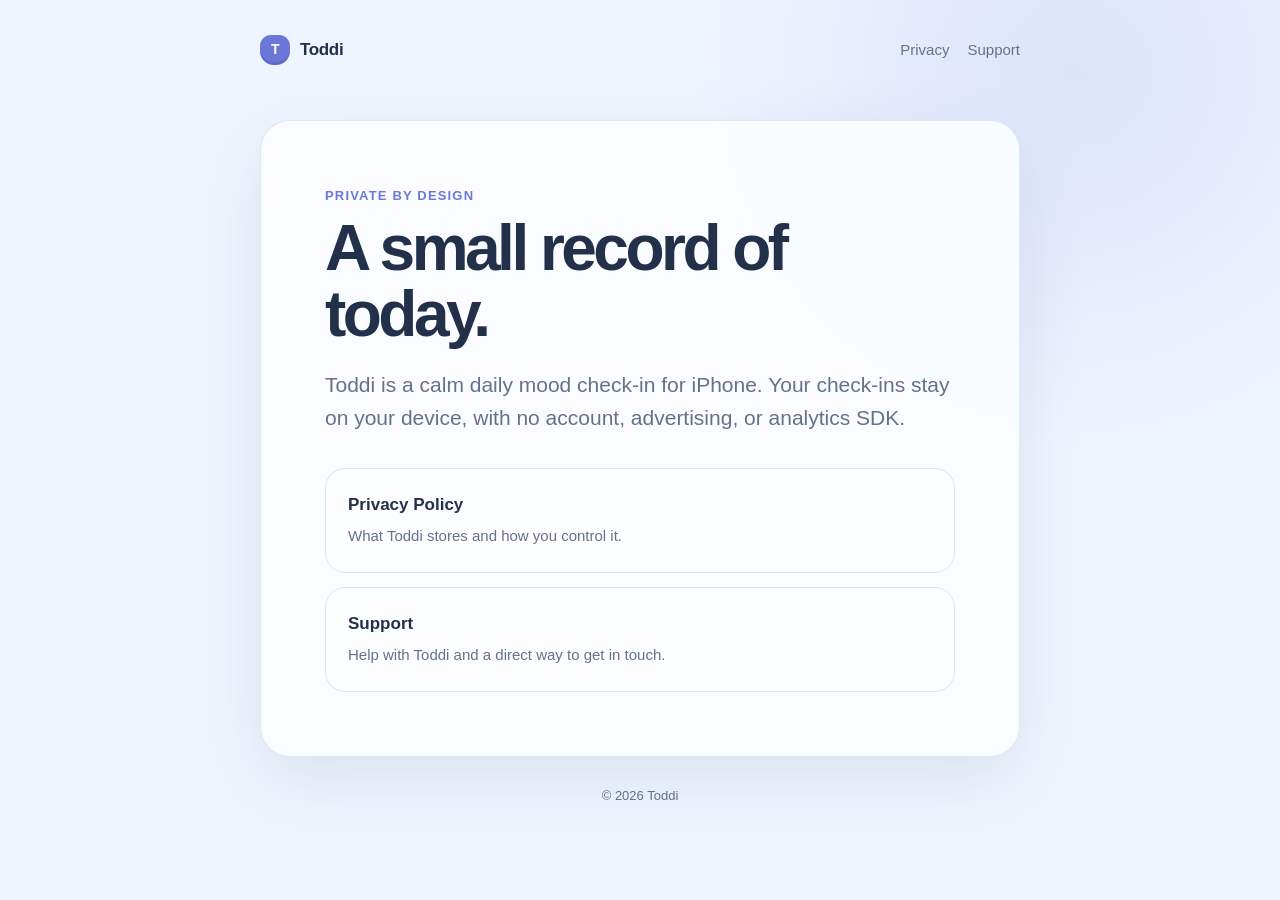
<file: index.html>
<!doctype html>
<html lang="en">
<head>
  <meta charset="utf-8">
  <meta name="viewport" content="width=device-width, initial-scale=1">
  <meta name="description" content="Privacy and support information for Toddi, a private daily mood check-in for iPhone.">
  <title>Toddi — Privacy & Support</title>
  <link rel="stylesheet" href="./styles.css">
</head>
<body>
  <div class="shell">
    <nav aria-label="Primary">
      <a class="brand" href="./"><span class="day" aria-hidden="true">T</span>Toddi</a>
      <div class="links"><a href="./privacy/">Privacy</a><a href="./support/">Support</a></div>
    </nav>
    <main>
      <p class="eyebrow">Private by design</p>
      <h1>A small record of today.</h1>
      <p class="lede">Toddi is a calm daily mood check-in for iPhone. Your check-ins stay on your device, with no account, advertising, or analytics SDK.</p>
      <div class="cards">
        <a class="card" href="./privacy/"><strong>Privacy Policy</strong><span>What Toddi stores and how you control it.</span></a>
        <a class="card" href="./support/"><strong>Support</strong><span>Help with Toddi and a direct way to get in touch.</span></a>
      </div>
    </main>
    <footer>© 2026 Toddi</footer>
  </div>
</body>
</html>
</file>
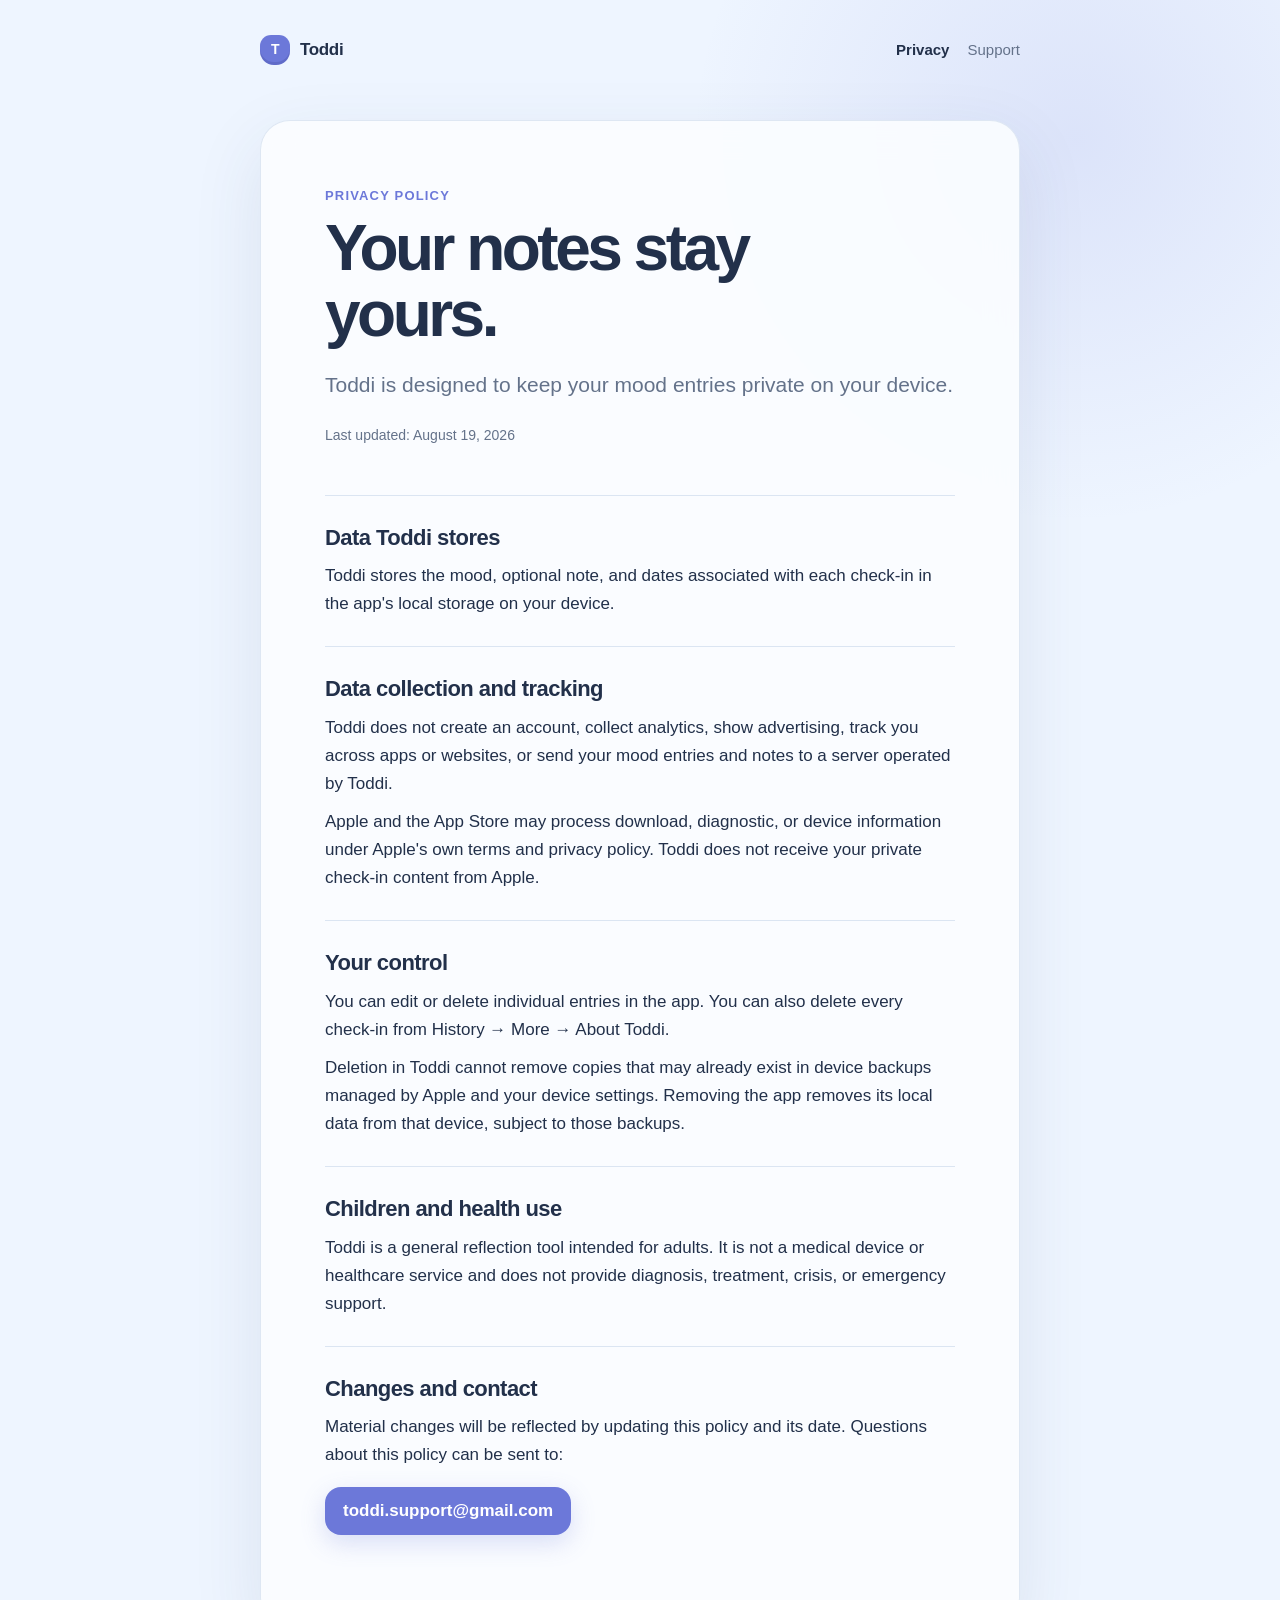
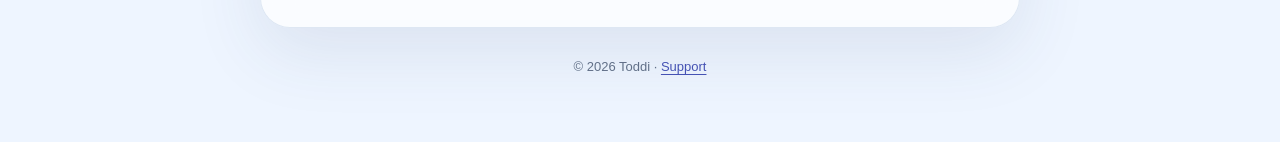
<file: privacy/index.html>
<!doctype html>
<html lang="en">
<head>
  <meta charset="utf-8">
  <meta name="viewport" content="width=device-width, initial-scale=1">
  <meta name="description" content="Toddi Privacy Policy.">
  <title>Privacy Policy — Toddi</title>
  <link rel="stylesheet" href="../styles.css">
</head>
<body>
  <div class="shell">
    <nav aria-label="Primary">
      <a class="brand" href="../"><span class="day" aria-hidden="true">T</span>Toddi</a>
      <div class="links"><a href="./" aria-current="page">Privacy</a><a href="../support/">Support</a></div>
    </nav>
    <main>
      <p class="eyebrow">Privacy Policy</p>
      <h1>Your notes stay yours.</h1>
      <p class="lede">Toddi is designed to keep your mood entries private on your device.</p>
      <p class="meta">Last updated: August 19, 2026</p>
      <article>
        <section>
          <h2>Data Toddi stores</h2>
          <p>Toddi stores the mood, optional note, and dates associated with each check-in in the app's local storage on your device.</p>
        </section>
        <section>
          <h2>Data collection and tracking</h2>
          <p>Toddi does not create an account, collect analytics, show advertising, track you across apps or websites, or send your mood entries and notes to a server operated by Toddi.</p>
          <p>Apple and the App Store may process download, diagnostic, or device information under Apple's own terms and privacy policy. Toddi does not receive your private check-in content from Apple.</p>
        </section>
        <section>
          <h2>Your control</h2>
          <p>You can edit or delete individual entries in the app. You can also delete every check-in from History → More → About Toddi.</p>
          <p>Deletion in Toddi cannot remove copies that may already exist in device backups managed by Apple and your device settings. Removing the app removes its local data from that device, subject to those backups.</p>
        </section>
        <section>
          <h2>Children and health use</h2>
          <p>Toddi is a general reflection tool intended for adults. It is not a medical device or healthcare service and does not provide diagnosis, treatment, crisis, or emergency support.</p>
        </section>
        <section>
          <h2>Changes and contact</h2>
          <p>Material changes will be reflected by updating this policy and its date. Questions about this policy can be sent to:</p>
          <a class="contact" href="mailto:toddi.support@gmail.com">toddi.support@gmail.com</a>
        </section>
      </article>
    </main>
    <footer>© 2026 Toddi · <a href="../support/">Support</a></footer>
  </div>
</body>
</html>
</file>
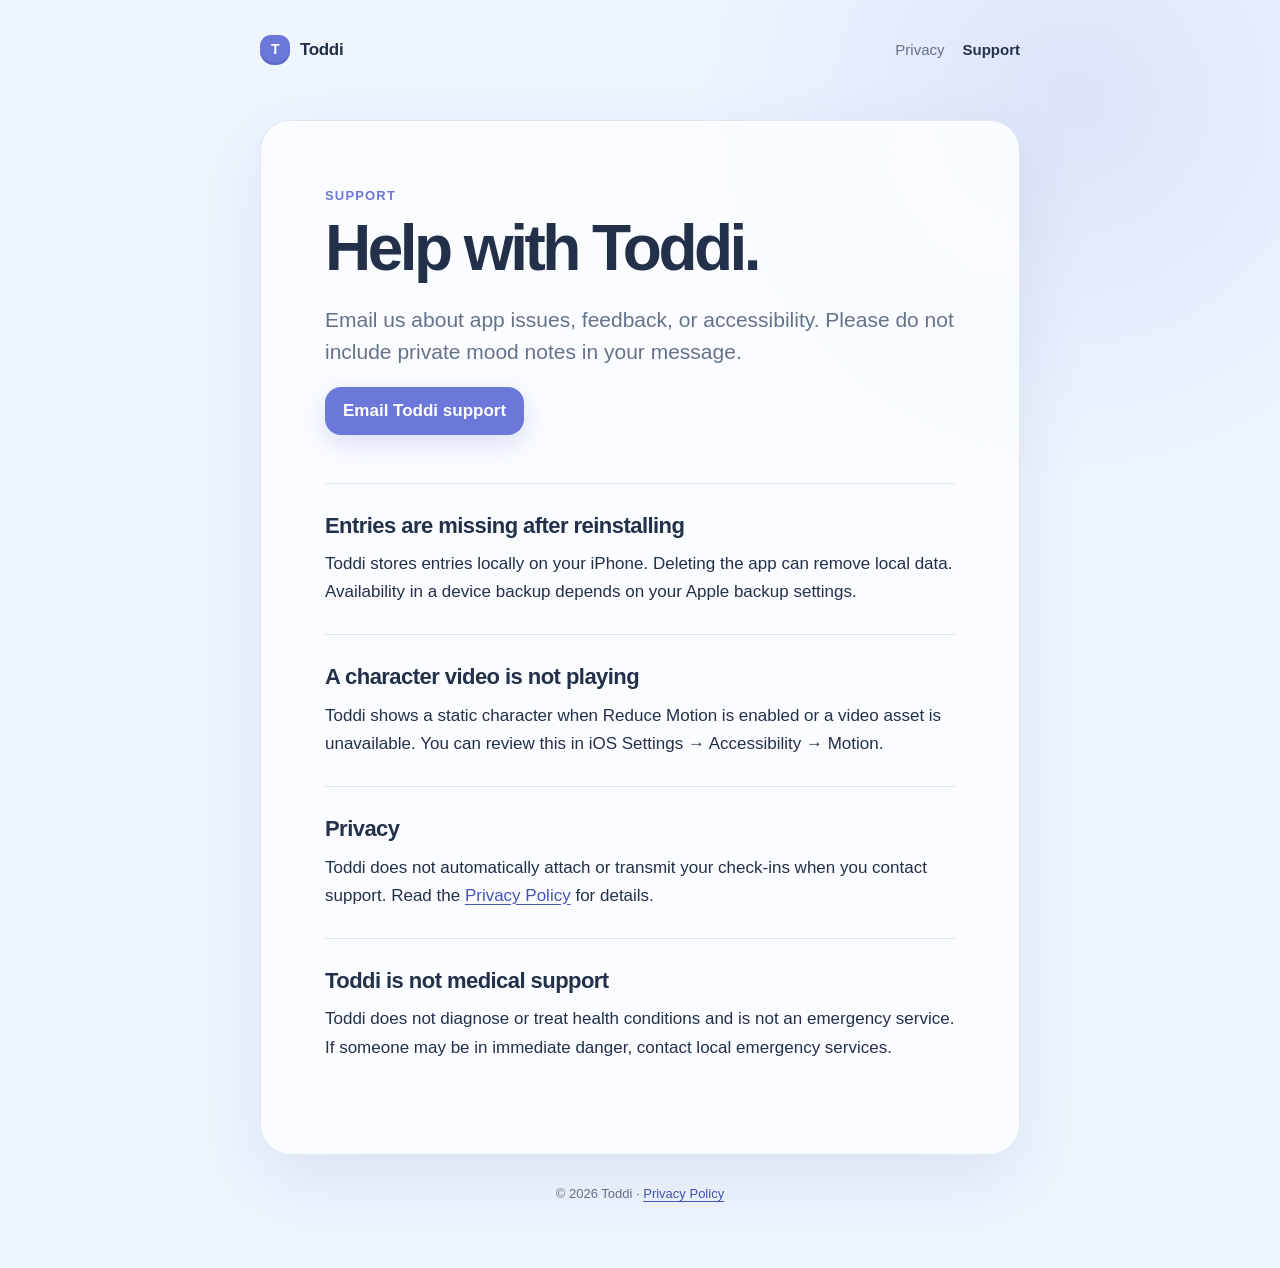
<file: support/index.html>
<!doctype html>
<html lang="en">
<head>
  <meta charset="utf-8">
  <meta name="viewport" content="width=device-width, initial-scale=1">
  <meta name="description" content="Help and contact information for Toddi.">
  <title>Support — Toddi</title>
  <link rel="stylesheet" href="../styles.css">
</head>
<body>
  <div class="shell">
    <nav aria-label="Primary">
      <a class="brand" href="../"><span class="day" aria-hidden="true">T</span>Toddi</a>
      <div class="links"><a href="../privacy/">Privacy</a><a href="./" aria-current="page">Support</a></div>
    </nav>
    <main>
      <p class="eyebrow">Support</p>
      <h1>Help with Toddi.</h1>
      <p class="lede">Email us about app issues, feedback, or accessibility. Please do not include private mood notes in your message.</p>
      <a class="contact" href="mailto:toddi.support@gmail.com">Email Toddi support</a>
      <article>
        <section>
          <h2>Entries are missing after reinstalling</h2>
          <p>Toddi stores entries locally on your iPhone. Deleting the app can remove local data. Availability in a device backup depends on your Apple backup settings.</p>
        </section>
        <section>
          <h2>A character video is not playing</h2>
          <p>Toddi shows a static character when Reduce Motion is enabled or a video asset is unavailable. You can review this in iOS Settings → Accessibility → Motion.</p>
        </section>
        <section>
          <h2>Privacy</h2>
          <p>Toddi does not automatically attach or transmit your check-ins when you contact support. Read the <a href="../privacy/">Privacy Policy</a> for details.</p>
        </section>
        <section>
          <h2>Toddi is not medical support</h2>
          <p>Toddi does not diagnose or treat health conditions and is not an emergency service. If someone may be in immediate danger, contact local emergency services.</p>
        </section>
      </article>
    </main>
    <footer>© 2026 Toddi · <a href="../privacy/">Privacy Policy</a></footer>
  </div>
</body>
</html>
</file>
<file: styles.css>
:root {
  color-scheme: light;
  --sky: #eef5ff;
  --paper: #fbfdff;
  --ink: #22304a;
  --muted: #64728a;
  --line: #dbe5f2;
  --accent: #6c78d9;
  --accent-soft: #e8eaff;
  font-family: -apple-system, BlinkMacSystemFont, "SF Pro Text", "Segoe UI", sans-serif;
}

* { box-sizing: border-box; }

html { background: var(--sky); }

body {
  margin: 0;
  min-height: 100vh;
  color: var(--ink);
  background:
    radial-gradient(circle at 84% 8%, rgba(108, 120, 217, .14), transparent 24rem),
    var(--sky);
  font-size: 17px;
  line-height: 1.65;
}

a { color: #4653b7; text-underline-offset: .2em; }
a:hover { color: #303d9e; }
a:focus-visible { outline: 3px solid var(--accent); outline-offset: 4px; border-radius: 4px; }

.shell { width: min(100% - 32px, 760px); margin: 0 auto; padding: 24px 0 64px; }

nav {
  display: flex;
  align-items: center;
  justify-content: space-between;
  gap: 24px;
  min-height: 52px;
  margin-bottom: 44px;
}

.brand {
  display: inline-flex;
  align-items: center;
  gap: 10px;
  color: var(--ink);
  font-weight: 750;
  text-decoration: none;
  letter-spacing: -.02em;
}

.day {
  display: grid;
  place-items: center;
  width: 30px;
  height: 30px;
  border-radius: 11px 11px 14px 14px;
  color: white;
  background: var(--accent);
  font-size: 14px;
  box-shadow: inset 0 -3px 0 rgba(31, 42, 113, .16);
}

.links { display: flex; gap: 18px; font-size: 15px; }
.links a { color: var(--muted); text-decoration: none; }
.links a[aria-current="page"] { color: var(--ink); font-weight: 650; }

main {
  padding: clamp(28px, 7vw, 64px);
  border: 1px solid rgba(219, 229, 242, .9);
  border-radius: 30px;
  background: rgba(251, 253, 255, .9);
  box-shadow: 0 24px 70px rgba(50, 70, 110, .10);
  backdrop-filter: blur(16px);
}

.eyebrow {
  margin: 0 0 10px;
  color: var(--accent);
  font-size: 13px;
  font-weight: 750;
  letter-spacing: .09em;
  text-transform: uppercase;
}

h1 {
  max-width: 13ch;
  margin: 0;
  font-family: ui-rounded, "SF Pro Rounded", -apple-system, sans-serif;
  font-size: clamp(38px, 9vw, 64px);
  line-height: 1.02;
  letter-spacing: -.055em;
}

.lede {
  max-width: 55ch;
  margin: 22px 0 0;
  color: var(--muted);
  font-size: clamp(18px, 3vw, 21px);
  line-height: 1.55;
}

.meta { margin: 22px 0 0; color: var(--muted); font-size: 14px; }

article { margin-top: 48px; }
section { padding: 28px 0; border-top: 1px solid var(--line); }
h2 { margin: 0 0 10px; font-size: 22px; line-height: 1.3; letter-spacing: -.025em; }
p, ul { margin: 10px 0 0; }
ul { padding-left: 1.2em; }
li + li { margin-top: 7px; }

.contact {
  display: inline-flex;
  align-items: center;
  min-height: 48px;
  margin-top: 18px;
  padding: 0 18px;
  border-radius: 16px;
  color: white;
  background: var(--accent);
  font-weight: 700;
  text-decoration: none;
  box-shadow: 0 8px 24px rgba(108, 120, 217, .24);
}

.contact:hover { color: white; background: #5865c7; }

.cards { display: grid; gap: 14px; margin-top: 34px; }
.card {
  display: block;
  padding: 22px;
  border: 1px solid var(--line);
  border-radius: 20px;
  color: var(--ink);
  background: var(--paper);
  text-decoration: none;
}
.card strong { display: block; margin-bottom: 3px; }
.card span { color: var(--muted); font-size: 15px; }
.card:hover { border-color: var(--accent); }

footer { padding: 28px 4px 0; color: var(--muted); font-size: 13px; text-align: center; }

@media (max-width: 520px) {
  .shell { width: min(100% - 20px, 760px); padding-top: 12px; }
  nav { margin-bottom: 18px; }
  .links { gap: 12px; font-size: 14px; }
  main { padding: 28px 22px; border-radius: 24px; }
}

@media (prefers-reduced-motion: no-preference) {
  .contact, .card { transition: transform .18s ease, border-color .18s ease, background .18s ease; }
  .contact:hover, .card:hover { transform: translateY(-1px); }
}

@media (prefers-reduced-motion: reduce) {
  *, *::before, *::after { scroll-behavior: auto !important; transition: none !important; }
}
</file>
